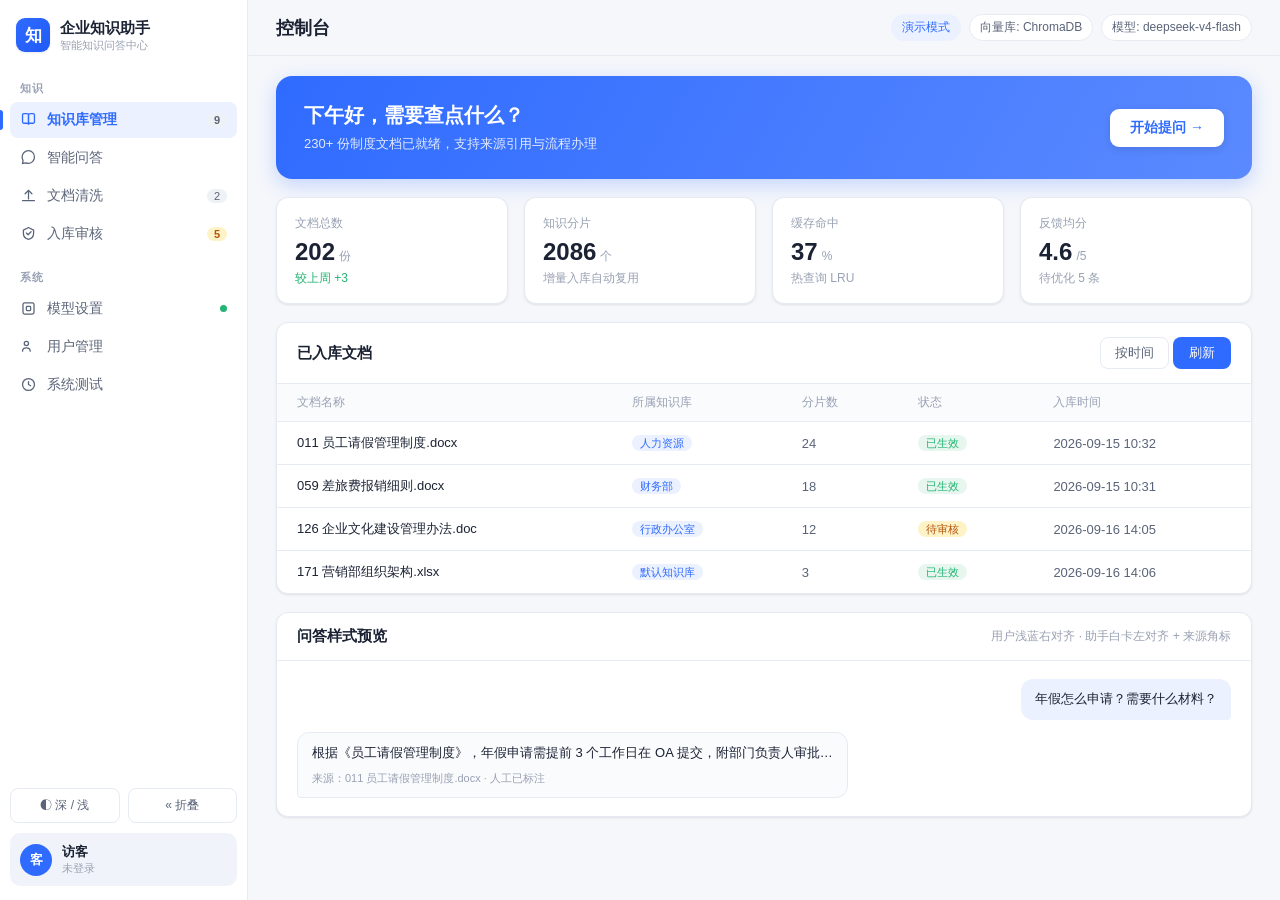
<file: docs/ui-mockup-v4.html>
<!DOCTYPE html>
<html lang="zh-CN">
<head>
<meta charset="UTF-8">
<meta name="viewport" content="width=device-width, initial-scale=1.0">
<title>企业知识助手 · UI 改版视觉稿 v4（浅色科技蓝）</title>
<style>
:root{
  --accent:#2F6BFF; --accent-hover:#1F5AF6; --accent-weak:#EBF1FF;
  --bg-canvas:#F5F7FB; --bg-sidebar:#FFFFFF; --bg-surface:#FFFFFF; --bg-hover:#F0F3F9;
  --text-1:#1A2233; --text-2:#5A6478; --text-3:#98A1B3;
  --border:#E6EAF2; --warning:#B45309; --warning-bg:#FEF3C7;
  --success:#22B573; --success-bg:#E7F7EF;
  --radius:12px; --shadow:0 1px 2px rgba(16,24,40,.04),0 1px 3px rgba(16,24,40,.06);
}
*{margin:0;padding:0;box-sizing:border-box}
body{font-family:-apple-system,BlinkMacSystemFont,"PingFang SC","Microsoft YaHei",sans-serif;background:var(--bg-canvas);color:var(--text-1);display:flex;height:100vh;overflow:hidden;font-size:14px}
/* ===== 侧边栏 ===== */
.sidebar{width:248px;flex-shrink:0;background:var(--bg-sidebar);border-right:1px solid var(--border);display:flex;flex-direction:column}
.brand{display:flex;align-items:center;gap:10px;padding:18px 16px 10px}
.logo{width:34px;height:34px;border-radius:9px;background:linear-gradient(135deg,#2F6BFF,#1F5AF6);display:flex;align-items:center;justify-content:center;color:#fff;font-weight:700;font-size:17px;box-shadow:var(--shadow)}
.brand-name{font-size:15px;font-weight:600;line-height:1.3}
.brand-sub{font-size:11px;color:var(--text-3)}
.nav-label{padding:18px 20px 6px;font-size:11px;font-weight:600;letter-spacing:.6px;color:var(--text-3)}
.nav{display:flex;flex-direction:column;gap:2px;padding:0 10px}
.nav-item{display:flex;align-items:center;gap:10px;padding:9px 10px;border-radius:8px;color:var(--text-2);text-decoration:none;position:relative;transition:background .15s,color .15s}
.nav-item:hover{background:var(--bg-hover);color:var(--text-1)}
.nav-item.active{background:var(--accent-weak);color:var(--accent);font-weight:600}
.nav-item.active::before{content:"";position:absolute;left:-10px;top:8px;bottom:8px;width:3px;border-radius:0 3px 3px 0;background:var(--accent)}
.nav-item svg{flex-shrink:0}
.badge{margin-left:auto;font-size:11px;padding:1px 7px;border-radius:999px;background:#EEF1F6;color:var(--text-2)}
.badge.warn{background:var(--warning-bg);color:var(--warning);font-weight:600}
.dot{margin-left:auto;width:7px;height:7px;border-radius:50%;background:var(--success)}
.side-quick{margin-top:auto;padding:10px;display:flex;gap:8px}
.quick-btn{flex:1;padding:8px 0;border:1px solid var(--border);border-radius:8px;background:#fff;color:var(--text-2);font-size:12px;cursor:pointer}
.user-card{margin:0 10px 14px;padding:10px;border-radius:10px;background:var(--bg-hover);display:flex;align-items:center;gap:10px}
.avatar{width:32px;height:32px;border-radius:50%;background:var(--accent);color:#fff;display:flex;align-items:center;justify-content:center;font-size:13px;font-weight:600}
.user-name{font-size:13px;font-weight:600}
.user-role{font-size:11px;color:var(--text-3)}
/* ===== 主区 ===== */
.main{flex:1;overflow-y:auto}
.topbar{display:flex;align-items:center;justify-content:space-between;padding:14px 28px;background:rgba(245,247,251,.9);backdrop-filter:blur(6px);position:sticky;top:0;z-index:5;border-bottom:1px solid var(--border)}
.page-title{font-size:18px;font-weight:600}
.top-tags{display:flex;gap:8px}
.tag{font-size:12px;padding:4px 10px;border-radius:999px;background:#fff;border:1px solid var(--border);color:var(--text-2)}
.tag.blue{background:var(--accent-weak);border-color:transparent;color:var(--accent);font-weight:500}
.content{padding:20px 28px 40px;max-width:1200px}
/* 欢迎横幅 */
.hero{background:linear-gradient(120deg,#2F6BFF 0%,#5B8AFF 100%);border-radius:16px;padding:26px 28px;color:#fff;display:flex;align-items:center;justify-content:space-between;box-shadow:0 6px 20px rgba(47,107,255,.25)}
.hero h2{font-size:20px;margin-bottom:6px}
.hero p{font-size:13px;opacity:.85}
.hero-btn{background:#fff;color:var(--accent);border:none;border-radius:9px;padding:10px 20px;font-size:14px;font-weight:600;cursor:pointer;box-shadow:0 2px 8px rgba(0,0,0,.12)}
/* 指标卡 */
.stat-grid{display:grid;grid-template-columns:repeat(4,1fr);gap:16px;margin-top:18px}
.stat-card{background:var(--bg-surface);border:1px solid var(--border);border-radius:var(--radius);padding:16px 18px;box-shadow:var(--shadow)}
.stat-label{font-size:12px;color:var(--text-3)}
.stat-row{display:flex;align-items:baseline;gap:4px;margin-top:6px}
.stat-value{font-size:24px;font-weight:700}
.stat-unit{font-size:12px;color:var(--text-3)}
.stat-sub{display:block;margin-top:4px;font-size:12px;color:var(--text-3)}
.stat-sub.up{color:var(--success)}
/* 面板 + 表格 */
.panel{background:var(--bg-surface);border:1px solid var(--border);border-radius:var(--radius);box-shadow:var(--shadow);margin-top:18px;overflow:hidden}
.panel-head{display:flex;align-items:center;justify-content:space-between;padding:14px 20px;border-bottom:1px solid var(--border)}
.panel-head h3{font-size:15px}
.btn-ghost{border:1px solid var(--border);background:#fff;border-radius:8px;padding:6px 14px;font-size:13px;color:var(--text-2);cursor:pointer}
.btn-primary{background:var(--accent);color:#fff;border:none;border-radius:8px;padding:7px 16px;font-size:13px;font-weight:500;cursor:pointer}
table{width:100%;border-collapse:collapse}
th{font-size:12px;font-weight:500;color:var(--text-3);text-align:left;padding:10px 20px;background:#FAFBFD;border-bottom:1px solid var(--border)}
td{padding:12px 20px;font-size:13px;border-bottom:1px solid var(--border);color:var(--text-2)}
tr:last-child td{border-bottom:none}
.doc-name{color:var(--text-1);font-weight:500}
.pill{font-size:11px;padding:2px 8px;border-radius:999px}
.pill.ok{background:var(--success-bg);color:var(--success)}
.pill.review{background:var(--warning-bg);color:var(--warning)}
.pill.kb{background:var(--accent-weak);color:var(--accent)}
/* 问答气泡预览 */
.bubbles{padding:18px 20px;display:flex;flex-direction:column;gap:12px}
.bubble{max-width:72%;padding:10px 14px;border-radius:12px;font-size:13px;line-height:1.6}
.bubble.user{align-self:flex-end;background:var(--accent-weak);color:var(--text-1);border-bottom-right-radius:4px}
.bubble.ai{align-self:flex-start;background:#FAFBFD;border:1px solid var(--border);border-bottom-left-radius:4px}
.bubble .src{display:block;margin-top:6px;font-size:11px;color:var(--text-3)}
@media (prefers-reduced-motion: reduce){*{transition:none!important}}
</style>
</head>
<body>

<aside class="sidebar">
  <div class="brand">
    <div class="logo">知</div>
    <div><div class="brand-name">企业知识助手</div><div class="brand-sub">智能知识问答中心</div></div>
  </div>
  <div class="nav-label">知识</div>
  <nav class="nav">
    <a class="nav-item active" href="#"><svg width="17" height="17" viewBox="0 0 20 20" fill="none"><path d="M3 4.5A1.5 1.5 0 014.5 3H8a2 2 0 012 2v11a1.6 1.6 0 00-1.6-1.6H4.5A1.5 1.5 0 013 12.9V4.5z" stroke="currentColor" stroke-width="1.5"/><path d="M17 4.5A1.5 1.5 0 0015.5 3H12a2 2 0 00-2 2v11a1.6 1.6 0 011.6-1.6h3.9A1.5 1.5 0 0017 12.9V4.5z" stroke="currentColor" stroke-width="1.5"/></svg>知识库管理<span class="badge">9</span></a>
    <a class="nav-item" href="#"><svg width="17" height="17" viewBox="0 0 20 20" fill="none"><path d="M17 9.5c0 4.14-3.36 7.5-7.5 7.5-1.05 0-2.05-.21-2.95-.6L3 17l.6-3.55C3.21 12.55 2.5 11.55 2.5 9.5 2.5 5.36 5.86 2 10 2s7 3.36 7 7.5z" stroke="currentColor" stroke-width="1.5"/></svg>智能问答</a>
    <a class="nav-item" href="#"><svg width="17" height="17" viewBox="0 0 20 20" fill="none"><path d="M10 14V4M6 8l4-4 4 4" stroke="currentColor" stroke-width="1.5" stroke-linecap="round"/><path d="M3 16h14" stroke="currentColor" stroke-width="1.5" stroke-linecap="round"/></svg>文档清洗<span class="badge">2</span></a>
    <a class="nav-item" href="#"><svg width="17" height="17" viewBox="0 0 20 20" fill="none"><path d="M10 3l6 3v4c0 3.5-2.5 6-6 7-3.5-1-6-3.5-6-7V6l6-3z" stroke="currentColor" stroke-width="1.5" stroke-linejoin="round"/><path d="M7.5 9.5l2 2 3.5-3.5" stroke="currentColor" stroke-width="1.5" stroke-linecap="round" stroke-linejoin="round"/></svg>入库审核<span class="badge warn">5</span></a>
  </nav>
  <div class="nav-label">系统</div>
  <nav class="nav">
    <a class="nav-item" href="#"><svg width="17" height="17" viewBox="0 0 20 20" fill="none"><rect x="3.5" y="3.5" width="13" height="13" rx="2" stroke="currentColor" stroke-width="1.5"/><rect x="7.5" y="7.5" width="5" height="5" rx="1" stroke="currentColor" stroke-width="1.5"/></svg>模型设置<span class="dot" title="已连接"></span></a>
    <a class="nav-item" href="#"><svg width="17" height="17" viewBox="0 0 20 20" fill="none"><circle cx="7.5" cy="6.5" r="2.5" stroke="currentColor" stroke-width="1.5"/><path d="M3 15.5c0-2.5 2-4 4.5-4s4.5 1.5 4.5 4" stroke="currentColor" stroke-width="1.5" stroke-linecap="round"/></svg>用户管理</a>
    <a class="nav-item" href="#"><svg width="17" height="17" viewBox="0 0 20 20" fill="none"><path d="M10 17a7 7 0 100-14 7 7 0 000 14z" stroke="currentColor" stroke-width="1.5"/><path d="M10 6.5V10l2.5 1.5" stroke="currentColor" stroke-width="1.5" stroke-linecap="round"/></svg>系统测试</a>
  </nav>
  <div class="side-quick">
    <button class="quick-btn">◐ 深 / 浅</button>
    <button class="quick-btn">« 折叠</button>
  </div>
  <div class="user-card">
    <div class="avatar">客</div>
    <div><div class="user-name">访客</div><div class="user-role">未登录</div></div>
  </div>
</aside>

<main class="main">
  <header class="topbar">
    <h1 class="page-title">控制台</h1>
    <div class="top-tags">
      <span class="tag blue">演示模式</span>
      <span class="tag">向量库: ChromaDB</span>
      <span class="tag">模型: deepseek-v4-flash</span>
    </div>
  </header>
  <div class="content">

    <div class="hero">
      <div>
        <h2>下午好，需要查点什么？</h2>
        <p>230+ 份制度文档已就绪，支持来源引用与流程办理</p>
      </div>
      <button class="hero-btn">开始提问 →</button>
    </div>

    <div class="stat-grid">
      <div class="stat-card"><span class="stat-label">文档总数</span><div class="stat-row"><span class="stat-value">202</span><span class="stat-unit">份</span></div><span class="stat-sub up">较上周 +3</span></div>
      <div class="stat-card"><span class="stat-label">知识分片</span><div class="stat-row"><span class="stat-value">2086</span><span class="stat-unit">个</span></div><span class="stat-sub">增量入库自动复用</span></div>
      <div class="stat-card"><span class="stat-label">缓存命中</span><div class="stat-row"><span class="stat-value">37</span><span class="stat-unit">%</span></div><span class="stat-sub">热查询 LRU</span></div>
      <div class="stat-card"><span class="stat-label">反馈均分</span><div class="stat-row"><span class="stat-value">4.6</span><span class="stat-unit">/5</span></div><span class="stat-sub">待优化 5 条</span></div>
    </div>

    <div class="panel">
      <div class="panel-head"><h3>已入库文档</h3><div><button class="btn-ghost">按时间</button> <button class="btn-primary">刷新</button></div></div>
      <table>
        <thead><tr><th>文档名称</th><th>所属知识库</th><th>分片数</th><th>状态</th><th>入库时间</th></tr></thead>
        <tbody>
          <tr><td class="doc-name">011 员工请假管理制度.docx</td><td><span class="pill kb">人力资源</span></td><td>24</td><td><span class="pill ok">已生效</span></td><td>2026-09-15 10:32</td></tr>
          <tr><td class="doc-name">059 差旅费报销细则.docx</td><td><span class="pill kb">财务部</span></td><td>18</td><td><span class="pill ok">已生效</span></td><td>2026-09-15 10:31</td></tr>
          <tr><td class="doc-name">126 企业文化建设管理办法.doc</td><td><span class="pill kb">行政办公室</span></td><td>12</td><td><span class="pill review">待审核</span></td><td>2026-09-16 14:05</td></tr>
          <tr><td class="doc-name">171 营销部组织架构.xlsx</td><td><span class="pill kb">默认知识库</span></td><td>3</td><td><span class="pill ok">已生效</span></td><td>2026-09-16 14:06</td></tr>
        </tbody>
      </table>
    </div>

    <div class="panel">
      <div class="panel-head"><h3>问答样式预览</h3><span style="font-size:12px;color:var(--text-3)">用户浅蓝右对齐 · 助手白卡左对齐 + 来源角标</span></div>
      <div class="bubbles">
        <div class="bubble user">年假怎么申请？需要什么材料？</div>
        <div class="bubble ai">根据《员工请假管理制度》，年假申请需提前 3 个工作日在 OA 提交，附部门负责人审批…<span class="src">来源：011 员工请假管理制度.docx · 人工已标注</span></div>
      </div>
    </div>

  </div>
</main>
</body>
</html>
</file>
